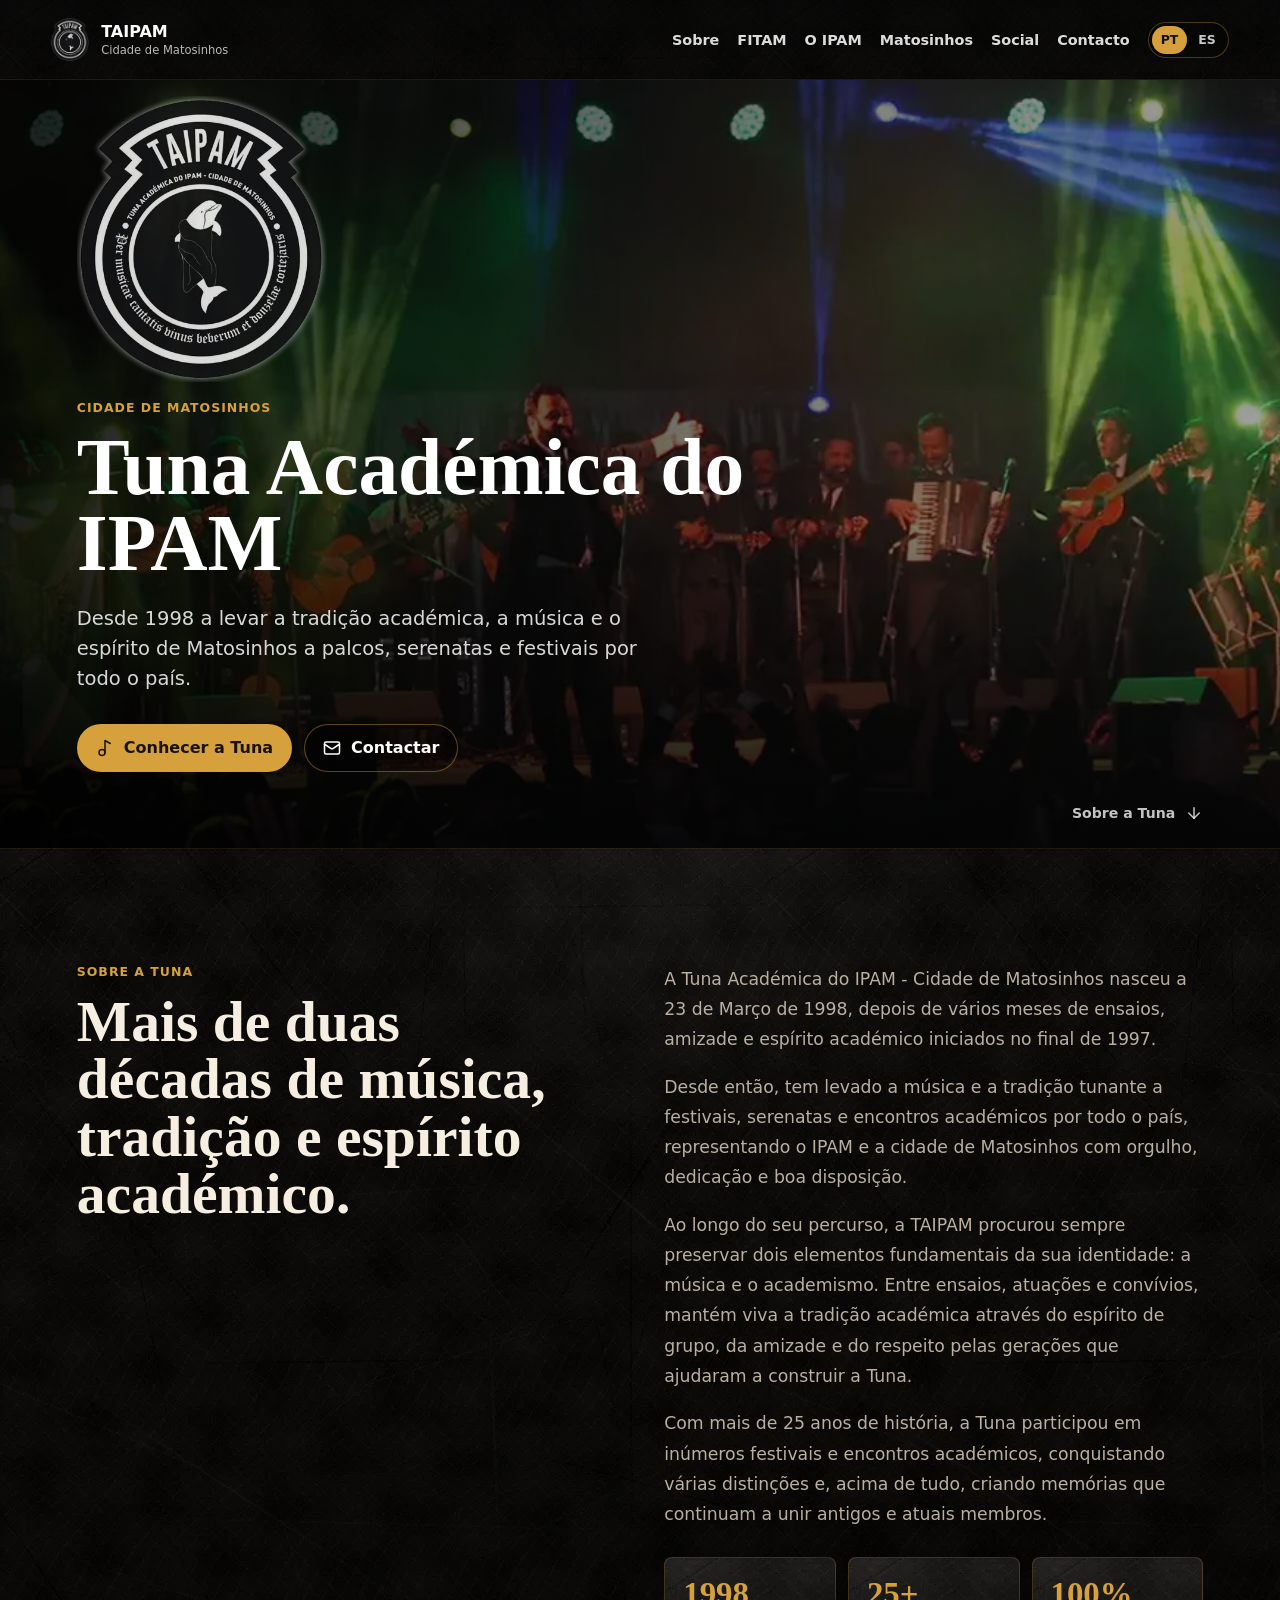
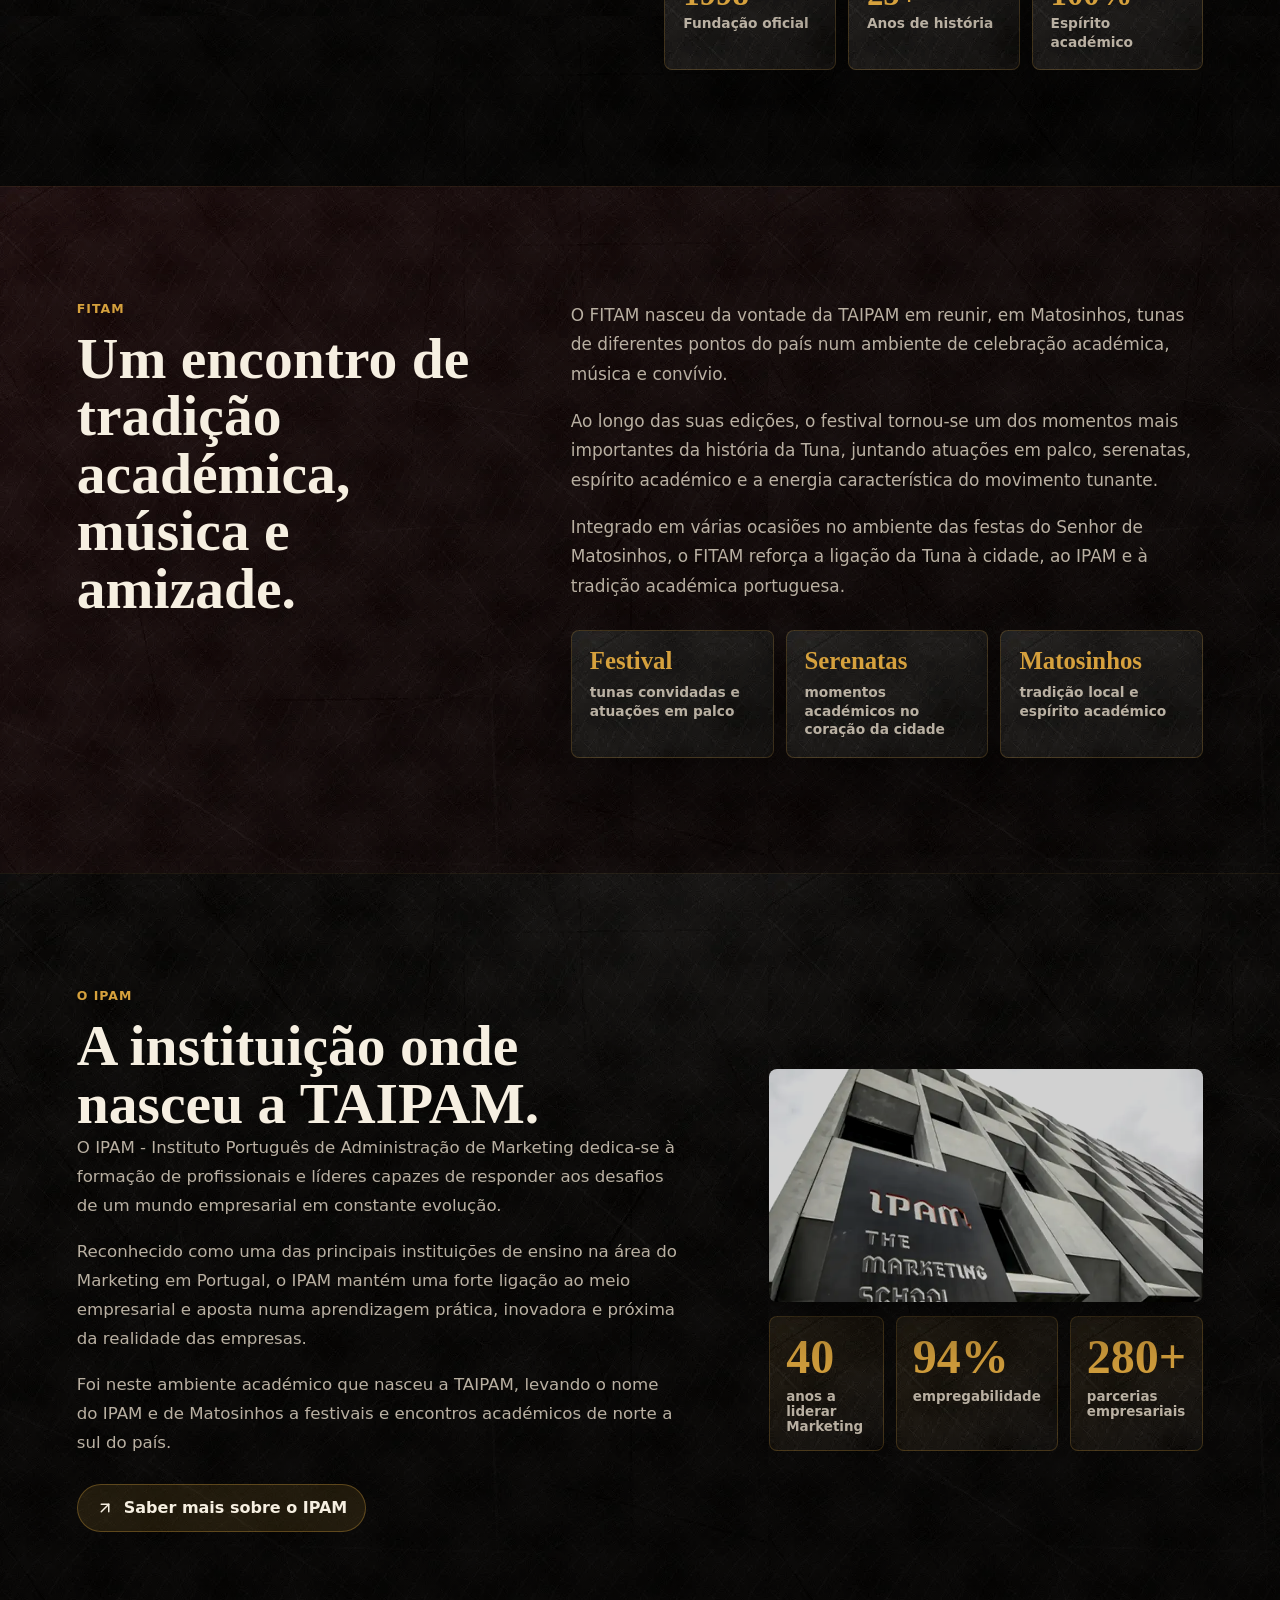
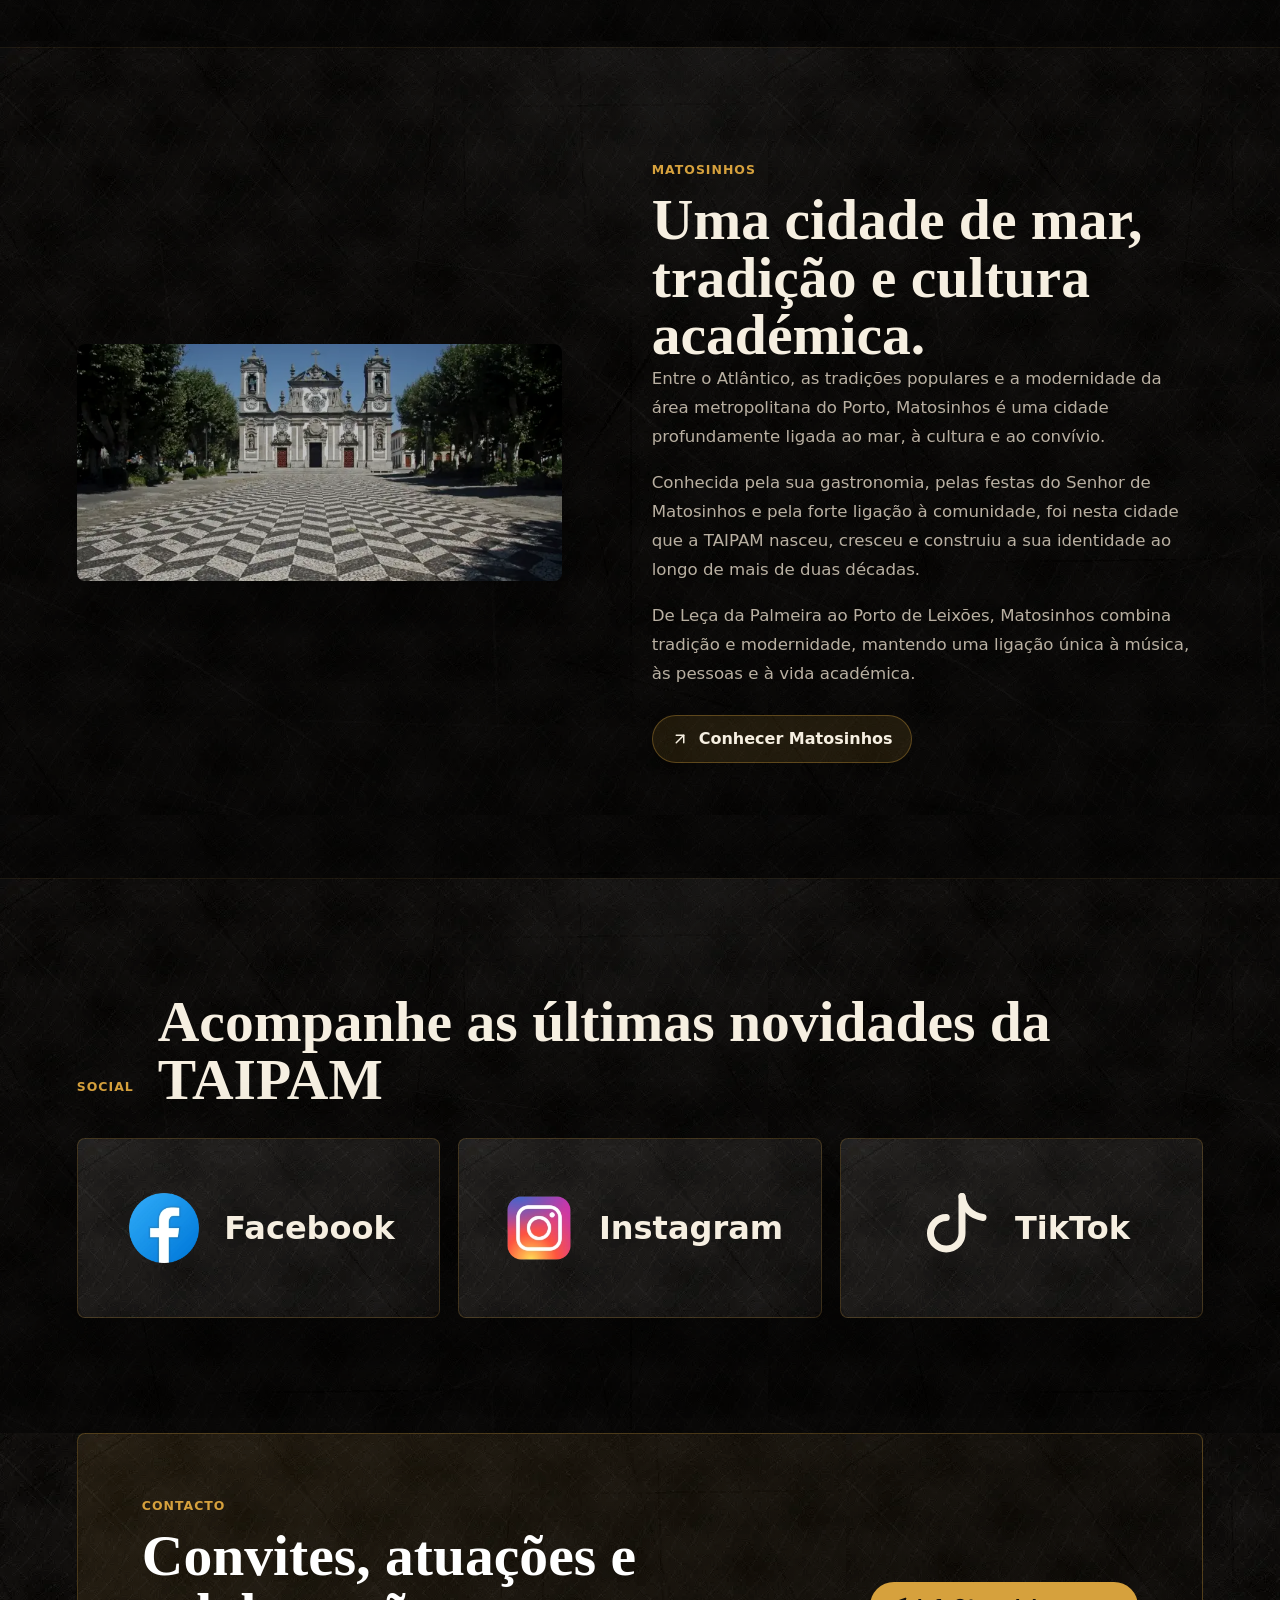
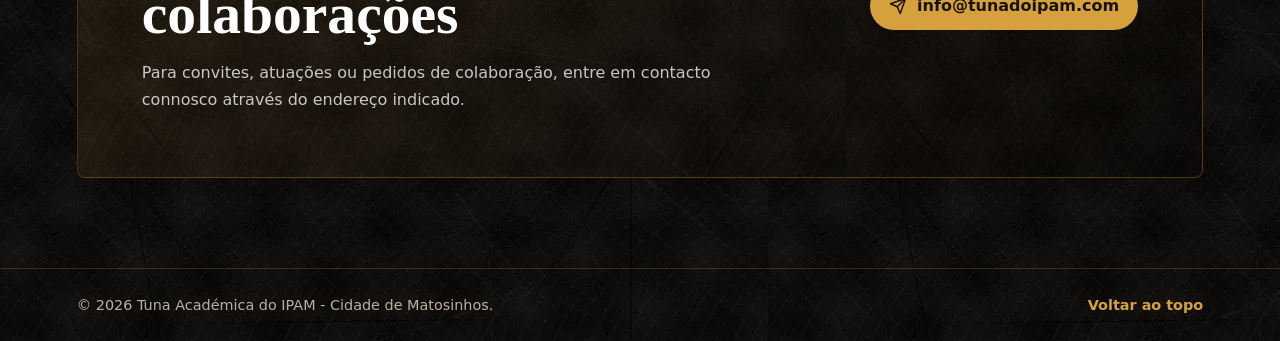
<file: index.html>
<!doctype html>
<html lang="pt">
  <head>
    <meta charset="UTF-8" />
    <meta name="viewport" content="width=device-width, initial-scale=1.0" />
    <meta
      name="description"
      content="Site oficial da Tuna Académica do IPAM - Cidade de Matosinhos: música, tradição académica, eventos e contactos."
    />
    <title>Tuna Académica do IPAM - Cidade de Matosinhos</title>
    <link rel="alternate" hreflang="pt" href="https://tunadoipam.com/" />
    <link rel="alternate" hreflang="es" href="https://tunadoipam.com/es/" />
    <link rel="alternate" hreflang="x-default" href="https://tunadoipam.com/" />
    <link rel="icon" href="assets/favicon.png" type="image/png" />
    <link
      rel="preload"
      as="image"
      href="assets/background-website-720.webp"
      imagesrcset="assets/background-website-720.webp 720w, assets/background-website-1200-q58.webp 1200w"
      imagesizes="100vw"
      fetchpriority="high"
    />
    <link rel="stylesheet" href="styles.css?v=20260513-bilingual-2" />
    <script src="script.js?v=20260513-social" defer></script>
  </head>
  <body>
    <svg aria-hidden="true" class="icon-sprite" focusable="false">
      <symbol id="icon-arrow-down" viewBox="0 0 24 24">
        <path d="M12 5v14" />
        <path d="m19 12-7 7-7-7" />
      </symbol>
      <symbol id="icon-arrow-up-right" viewBox="0 0 24 24">
        <path d="M7 7h10v10" />
        <path d="M7 17 17 7" />
      </symbol>
      <symbol id="icon-mail" viewBox="0 0 24 24">
        <rect width="20" height="16" x="2" y="4" rx="2" />
        <path d="m22 7-8.97 5.7a1.94 1.94 0 0 1-2.06 0L2 7" />
      </symbol>
      <symbol id="icon-menu" viewBox="0 0 24 24">
        <path d="M4 6h16" />
        <path d="M4 12h16" />
        <path d="M4 18h16" />
      </symbol>
      <symbol id="icon-music" viewBox="0 0 24 24">
        <circle cx="8" cy="18" r="4" />
        <path d="M12 18V2l7 4" />
      </symbol>
      <symbol id="icon-phone" viewBox="0 0 24 24">
        <path d="M22 16.92v3a2 2 0 0 1-2.18 2 19.8 19.8 0 0 1-8.63-3.07 19.5 19.5 0 0 1-6-6A19.8 19.8 0 0 1 2.12 4.2 2 2 0 0 1 4.11 2h3a2 2 0 0 1 2 1.72c.13.96.35 1.9.65 2.81a2 2 0 0 1-.45 2.11L8.04 9.91a16 16 0 0 0 6 6l1.27-1.27a2 2 0 0 1 2.11-.45c.91.3 1.85.52 2.81.65A2 2 0 0 1 22 16.92z" />
      </symbol>
      <symbol id="icon-send" viewBox="0 0 24 24">
        <path d="m22 2-7 20-4-9-9-4Z" />
        <path d="M22 2 11 13" />
      </symbol>
      <symbol id="icon-tiktok" viewBox="0 0 24 24">
        <path d="M14 3v10.5a4.5 4.5 0 1 1-4.5-4.5" />
        <path d="M14 3c.55 3.4 2.5 5.45 6 6" />
      </symbol>
    </svg>
    <header class="site-header" data-header>
      <a class="brand" href="#inicio" aria-label="Tuna Académica do IPAM">
        <img
          class="brand-logo"
          src="assets/logo-menu.png"
          width="84"
          height="96"
          alt=""
        />
        <span>
          <strong>TAIPAM</strong>
          <small>Cidade de Matosinhos</small>
        </span>
      </a>

      <button class="nav-toggle" type="button" aria-expanded="false" aria-controls="site-nav" data-nav-toggle>
        <svg class="icon"><use href="#icon-menu"></use></svg>
        <span>Menu</span>
      </button>

      <nav class="site-nav" id="site-nav" data-nav>
        <a href="#sobre">Sobre</a>
        <a href="#fitam">FITAM</a>
        <a href="#ipam">O IPAM</a>
        <a href="#matosinhos">Matosinhos</a>
        <a href="#social">Social</a>
        <a href="#contacto">Contacto</a>
        <span class="language-switcher" aria-label="Selecionar idioma">
          <a class="is-active" href="index.html" aria-current="page">PT</a>
          <a href="es/index.html">ES</a>
        </span>
      </nav>
    </header>

    <main>
      <section class="hero" id="inicio" aria-label="Página inicial">
        <img
          class="hero-image"
          src="assets/background-website-1200-q58.webp"
          srcset="assets/background-website-720.webp 720w, assets/background-website-1200-q58.webp 1200w"
          sizes="100vw"
          width="1200"
          height="586"
          fetchpriority="high"
          decoding="async"
          alt="Tuna Académica do IPAM em atuação"
        />
        <div class="hero-overlay"></div>
        <div class="hero-content">
          <img
            class="hero-logo"
            src="assets/logo-website-420.webp"
            srcset="assets/logo-website-420.webp 420w, assets/logo-website-560.webp 560w"
            sizes="(max-width: 520px) 52vw, 250px"
            width="420"
            height="481"
            fetchpriority="high"
            decoding="async"
            alt="Logótipo da Tuna Académica do IPAM"
          />
          <p class="eyebrow">Cidade de Matosinhos</p>
          <h1>Tuna Académica do IPAM</h1>
          <p class="hero-copy">
            Desde 1998 a levar a tradição académica, a música e o espírito de
            Matosinhos a palcos, serenatas e festivais por todo o país.
          </p>
          <div class="hero-actions">
            <a class="button primary" href="#sobre">
              <svg class="icon"><use href="#icon-music"></use></svg>
              Conhecer a Tuna
            </a>
            <a class="button ghost" href="#contacto">
              <svg class="icon"><use href="#icon-mail"></use></svg>
              Contactar
            </a>
          </div>
        </div>
        <a class="next-peek" href="#sobre" aria-label="Ir para a secção Sobre a Tuna">
          <span>Sobre a Tuna</span>
          <svg class="icon"><use href="#icon-arrow-down"></use></svg>
        </a>
      </section>

      <section class="section split-section" id="sobre">
        <div>
          <p class="eyebrow">Sobre a Tuna</p>
          <h2>Mais de duas décadas de música, tradição e espírito académico.</h2>
        </div>
        <div class="story">
          <p>
            A Tuna Académica do IPAM - Cidade de Matosinhos nasceu a 23 de Março
            de 1998, depois de vários meses de ensaios, amizade e espírito académico
            iniciados no final de 1997.
          </p>
          <p>
            Desde então, tem levado a música e a tradição tunante a festivais,
            serenatas e encontros académicos por todo o país, representando o IPAM
            e a cidade de Matosinhos com orgulho, dedicação e boa disposição.
          </p>
          <p>
            Ao longo do seu percurso, a TAIPAM procurou sempre preservar dois
            elementos fundamentais da sua identidade: a música e o academismo. Entre
            ensaios, atuações e convívios, mantém viva a tradição académica através
            do espírito de grupo, da amizade e do respeito pelas gerações que ajudaram
            a construir a Tuna.
          </p>
          <p>
            Com mais de 25 anos de história, a Tuna participou em inúmeros festivais
            e encontros académicos, conquistando várias distinções e, acima de tudo,
            criando memórias que continuam a unir antigos e atuais membros.
          </p>
          <div class="stats">
            <div>
              <strong>1998</strong>
              <span>Fundação oficial</span>
            </div>
            <div>
              <strong>25+</strong>
              <span>Anos de história</span>
            </div>
            <div>
              <strong>100%</strong>
              <span>Espírito académico</span>
            </div>
          </div>
        </div>
      </section>

      <section class="section fitam-section" id="fitam">
        <div class="fitam-layout">
          <div>
            <p class="eyebrow">FITAM</p>
            <h2>Um encontro de tradição académica, música e amizade.</h2>
          </div>
          <div class="fitam-copy">
            <p>
              O FITAM nasceu da vontade da TAIPAM em reunir, em Matosinhos, tunas de
              diferentes pontos do país num ambiente de celebração académica, música e
              convívio.
            </p>
            <p>
              Ao longo das suas edições, o festival tornou-se um dos momentos mais
              importantes da história da Tuna, juntando atuações em palco, serenatas,
              espírito académico e a energia característica do movimento tunante.
            </p>
            <p>
              Integrado em várias ocasiões no ambiente das festas do Senhor de Matosinhos,
              o FITAM reforça a ligação da Tuna à cidade, ao IPAM e à tradição académica
              portuguesa.
            </p>
            <div class="fitam-highlights" aria-label="Destaques do FITAM">
              <div>
                <strong>Festival</strong>
                <span>tunas convidadas e atuações em palco</span>
              </div>
              <div>
                <strong>Serenatas</strong>
                <span>momentos académicos no coração da cidade</span>
              </div>
              <div>
                <strong>Matosinhos</strong>
                <span>tradição local e espírito académico</span>
              </div>
            </div>
          </div>
        </div>
      </section>

      <section class="section feature-section" id="ipam">
        <div class="ipam-layout">
          <div class="ipam-copy">
            <p class="eyebrow">O IPAM</p>
            <h2>A instituição onde nasceu a TAIPAM.</h2>
            <p>
              O IPAM - Instituto Português de Administração de Marketing dedica-se à
              formação de profissionais e líderes capazes de responder aos desafios de
              um mundo empresarial em constante evolução.
            </p>
            <p>
              Reconhecido como uma das principais instituições de ensino na área do
              Marketing em Portugal, o IPAM mantém uma forte ligação ao meio empresarial
              e aposta numa aprendizagem prática, inovadora e próxima da realidade das
              empresas.
            </p>
            <p>
              Foi neste ambiente académico que nasceu a TAIPAM, levando o nome do IPAM
              e de Matosinhos a festivais e encontros académicos de norte a sul do país.
            </p>
            <a class="button secondary" href="https://www.ipam.pt/o-ipam/" target="_blank" rel="noreferrer">
              <svg class="icon"><use href="#icon-arrow-up-right"></use></svg>
              Saber mais sobre o IPAM
            </a>
          </div>
          <div class="ipam-media">
            <img
              src="assets/ipam-porto-640.webp"
              srcset="assets/ipam-porto-640.webp 640w, assets/ipam-porto-800.webp 800w, assets/ipam-porto-960.webp 960w"
              sizes="(max-width: 860px) calc(100vw - 40px), min(52vw, 760px)"
              width="640"
              height="480"
              loading="lazy"
              decoding="async"
              alt="Campus do IPAM Porto"
            />
            <div class="ipam-facts" aria-label="Indicadores do IPAM">
              <div>
                <strong>40</strong>
                <span>anos a liderar Marketing</span>
              </div>
              <div>
                <strong>94%</strong>
                <span>empregabilidade</span>
              </div>
              <div>
                <strong>280+</strong>
                <span>parcerias empresariais</span>
              </div>
            </div>
          </div>
        </div>
      </section>

      <section class="section city-section" id="matosinhos">
        <div class="city-layout">
          <div class="city-media">
            <img
              src="assets/matosinhos-640.webp"
              srcset="assets/matosinhos-640.webp 640w, assets/matosinhos-800.webp 800w, assets/matosinhos-960.webp 960w"
              sizes="(max-width: 860px) calc(100vw - 40px), min(52vw, 760px)"
              width="640"
              height="423"
              loading="lazy"
              decoding="async"
              alt="Santuário do Senhor Bom Jesus de Matosinhos"
            />
          </div>
          <div class="city-copy">
            <p class="eyebrow">Matosinhos</p>
            <h2>Uma cidade de mar, tradição e cultura académica.</h2>
            <p>
              Entre o Atlântico, as tradições populares e a modernidade da área
              metropolitana do Porto, Matosinhos é uma cidade profundamente ligada ao
              mar, à cultura e ao convívio.
            </p>
            <p>
              Conhecida pela sua gastronomia, pelas festas do Senhor de Matosinhos e
              pela forte ligação à comunidade, foi nesta cidade que a TAIPAM nasceu,
              cresceu e construiu a sua identidade ao longo de mais de duas décadas.
            </p>
            <p>
              De Leça da Palmeira ao Porto de Leixões, Matosinhos combina tradição e
              modernidade, mantendo uma ligação única à música, às pessoas e à vida
              académica.
            </p>
            <a class="button secondary" href="https://www.cm-matosinhos.pt/conhecer" target="_blank" rel="noreferrer">
              <svg class="icon"><use href="#icon-arrow-up-right"></use></svg>
              Conhecer Matosinhos
            </a>
          </div>
        </div>
      </section>

      <section class="section social-section" id="social">
        <div class="section-heading">
          <p class="eyebrow">Social</p>
          <h2>Acompanhe as últimas novidades da TAIPAM</h2>
        </div>
        <div class="social-links" aria-label="Redes sociais">
          <a href="https://www.facebook.com/taipam" target="_blank" rel="noreferrer">
            <img src="assets/facebook.webp" width="90" height="90" loading="lazy" decoding="async" alt="" />
            Facebook
          </a>
          <a href="https://www.instagram.com/taipam_cidade_de_matosinhos/" target="_blank" rel="noreferrer">
            <img src="assets/instagram.webp" width="90" height="90" loading="lazy" decoding="async" alt="" />
            Instagram
          </a>
          <a href="https://www.tiktok.com/@_taipam_" target="_blank" rel="noreferrer">
            <svg class="social-icon" aria-hidden="true"><use href="#icon-tiktok"></use></svg>
            TikTok
          </a>
        </div>
      </section>

      <section class="contact-band" id="contacto">
        <div>
          <p class="eyebrow">Contacto</p>
          <h2>Convites, atuações e colaborações</h2>
          <p>
            Para convites, atuações ou pedidos de colaboração, entre em contacto
            connosco através do endereço indicado.
          </p>
        </div>
        <div class="contact-actions">
          <a class="button primary" href="mailto:info@tunadoipam.com">
            <svg class="icon"><use href="#icon-send"></use></svg>
            info@tunadoipam.com
          </a>
        </div>
      </section>
    </main>

    <footer class="site-footer">
      <p>
        © <span data-year>2026</span> Tuna Académica do IPAM - Cidade de Matosinhos.
      </p>
      <a href="#inicio">Voltar ao topo</a>
    </footer>
  </body>
</html>
</file>
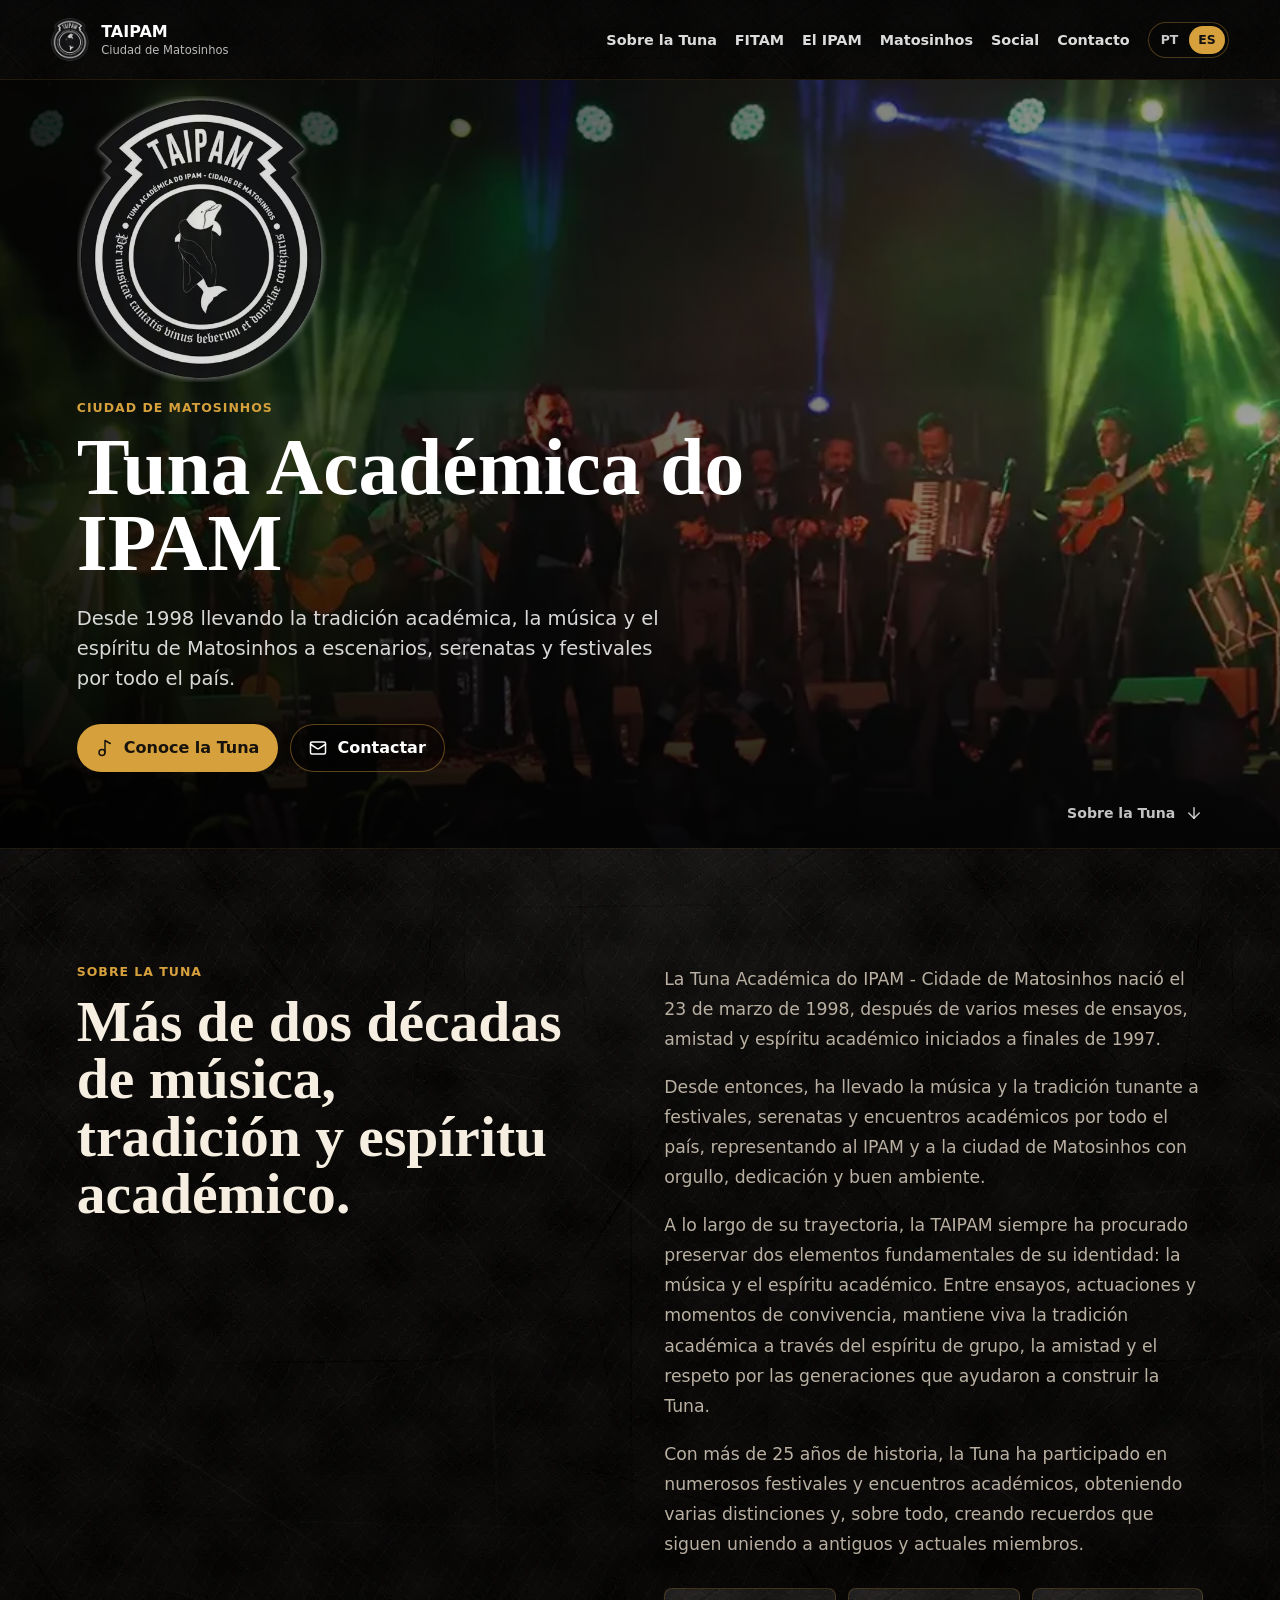
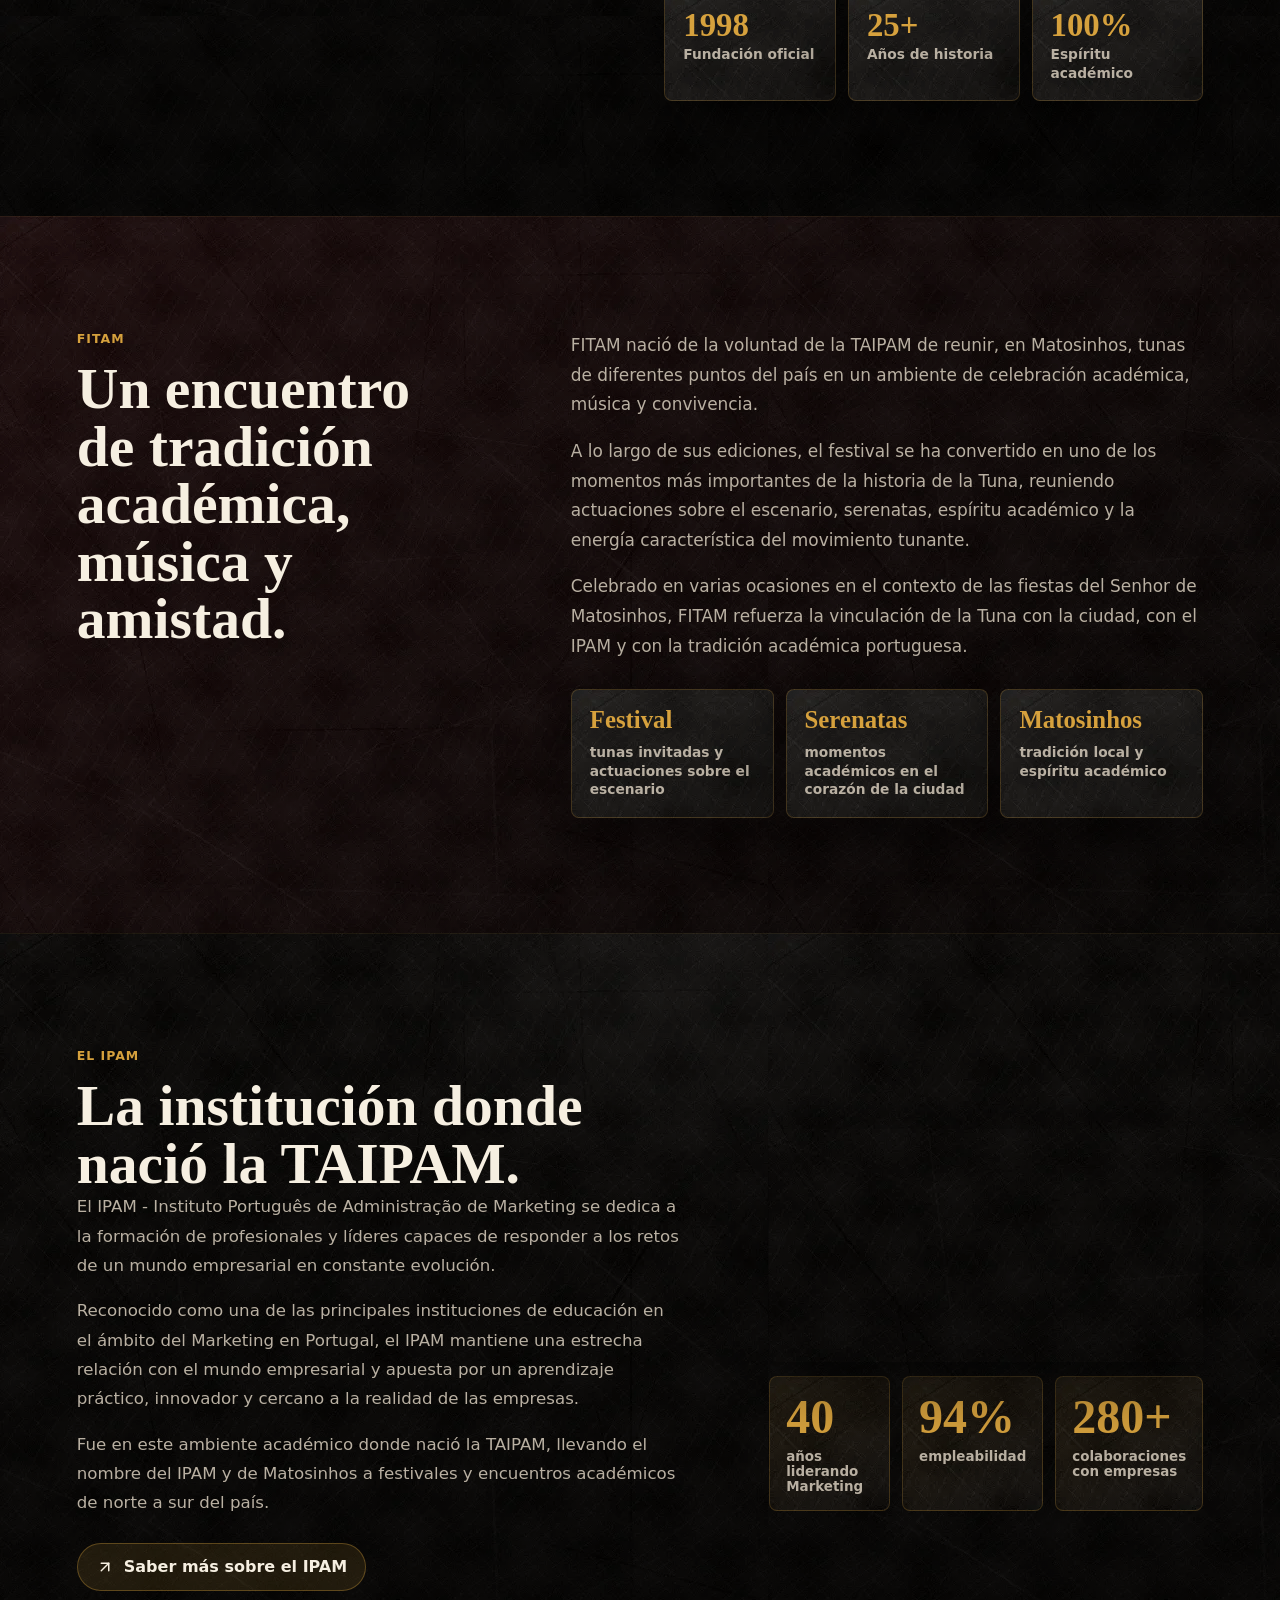
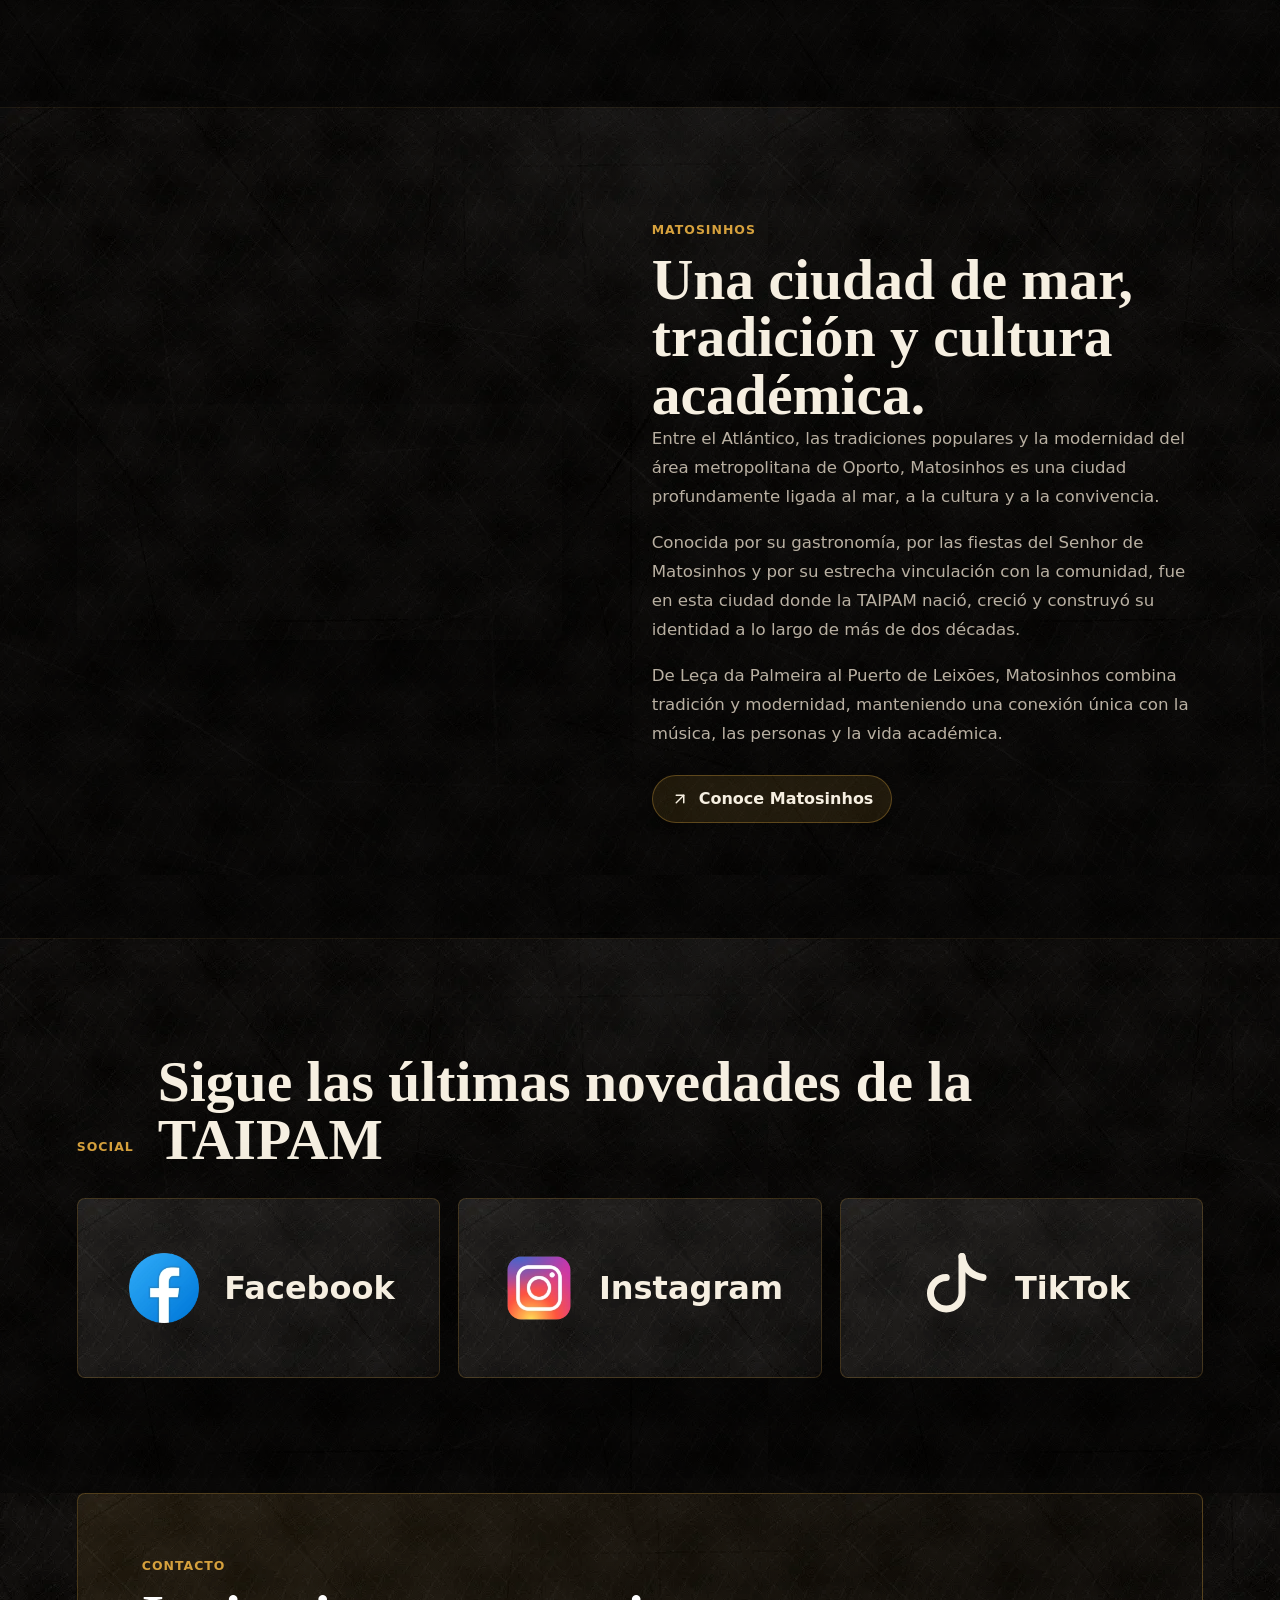
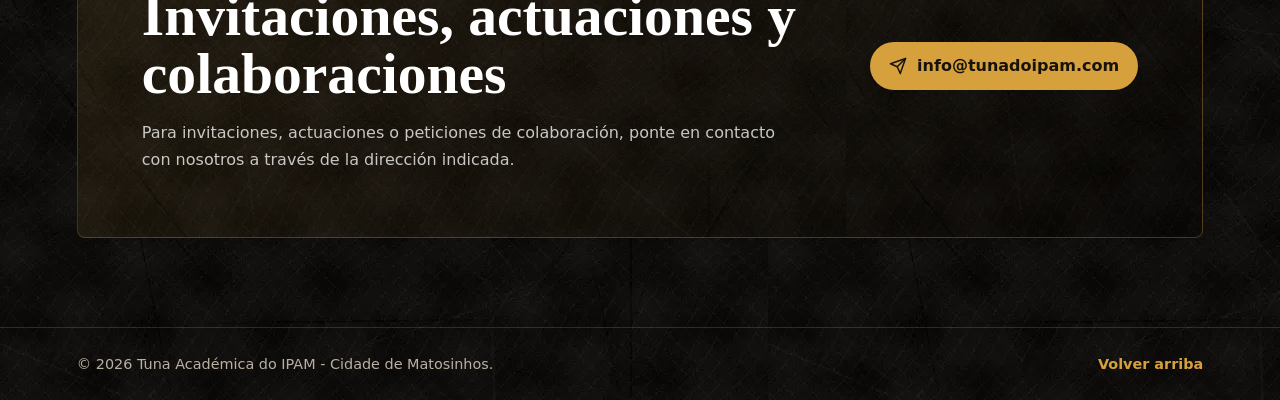
<file: es/index.html>
<!doctype html>
<html lang="es">
  <head>
    <meta charset="UTF-8" />
    <meta name="viewport" content="width=device-width, initial-scale=1.0" />
    <meta
      name="description"
      content="Web oficial de la Tuna Académica do IPAM - Cidade de Matosinhos: música, tradición académica, eventos y contacto."
    />
    <title>Tuna Académica do IPAM - Cidade de Matosinhos</title>
    <link rel="alternate" hreflang="pt" href="https://tunadoipam.com/" />
    <link rel="alternate" hreflang="es" href="https://tunadoipam.com/es/" />
    <link rel="alternate" hreflang="x-default" href="https://tunadoipam.com/" />
    <link rel="icon" href="../assets/favicon.png" type="image/png" />
    <link
      rel="preload"
      as="image"
      href="../assets/background-website-720.webp"
      imagesrcset="../assets/background-website-720.webp 720w, ../assets/background-website-1200-q58.webp 1200w"
      imagesizes="100vw"
      fetchpriority="high"
    />
    <link rel="stylesheet" href="../styles.css?v=20260513-bilingual-2" />
    <script src="../script.js?v=20260513-social" defer></script>
  </head>
  <body>
    <svg aria-hidden="true" class="icon-sprite" focusable="false">
      <symbol id="icon-arrow-down" viewBox="0 0 24 24">
        <path d="M12 5v14" />
        <path d="m19 12-7 7-7-7" />
      </symbol>
      <symbol id="icon-arrow-up-right" viewBox="0 0 24 24">
        <path d="M7 7h10v10" />
        <path d="M7 17 17 7" />
      </symbol>
      <symbol id="icon-mail" viewBox="0 0 24 24">
        <rect width="20" height="16" x="2" y="4" rx="2" />
        <path d="m22 7-8.97 5.7a1.94 1.94 0 0 1-2.06 0L2 7" />
      </symbol>
      <symbol id="icon-menu" viewBox="0 0 24 24">
        <path d="M4 6h16" />
        <path d="M4 12h16" />
        <path d="M4 18h16" />
      </symbol>
      <symbol id="icon-music" viewBox="0 0 24 24">
        <circle cx="8" cy="18" r="4" />
        <path d="M12 18V2l7 4" />
      </symbol>
      <symbol id="icon-phone" viewBox="0 0 24 24">
        <path d="M22 16.92v3a2 2 0 0 1-2.18 2 19.8 19.8 0 0 1-8.63-3.07 19.5 19.5 0 0 1-6-6A19.8 19.8 0 0 1 2.12 4.2 2 2 0 0 1 4.11 2h3a2 2 0 0 1 2 1.72c.13.96.35 1.9.65 2.81a2 2 0 0 1-.45 2.11L8.04 9.91a16 16 0 0 0 6 6l1.27-1.27a2 2 0 0 1 2.11-.45c.91.3 1.85.52 2.81.65A2 2 0 0 1 22 16.92z" />
      </symbol>
      <symbol id="icon-send" viewBox="0 0 24 24">
        <path d="m22 2-7 20-4-9-9-4Z" />
        <path d="M22 2 11 13" />
      </symbol>
      <symbol id="icon-tiktok" viewBox="0 0 24 24">
        <path d="M14 3v10.5a4.5 4.5 0 1 1-4.5-4.5" />
        <path d="M14 3c.55 3.4 2.5 5.45 6 6" />
      </symbol>
    </svg>
    <header class="site-header" data-header>
      <a class="brand" href="#inicio" aria-label="Tuna Académica do IPAM">
        <img
          class="brand-logo"
          src="../assets/logo-menu.png"
          width="84"
          height="96"
          alt=""
        />
        <span>
          <strong>TAIPAM</strong>
          <small>Ciudad de Matosinhos</small>
        </span>
      </a>

      <button class="nav-toggle" type="button" aria-expanded="false" aria-controls="site-nav" data-nav-toggle>
        <svg class="icon"><use href="#icon-menu"></use></svg>
        <span>Menú</span>
      </button>

      <nav class="site-nav" id="site-nav" data-nav>
        <a href="#sobre">Sobre la Tuna</a>
        <a href="#fitam">FITAM</a>
        <a href="#ipam">El IPAM</a>
        <a href="#matosinhos">Matosinhos</a>
        <a href="#social">Social</a>
        <a href="#contacto">Contacto</a>
        <span class="language-switcher" aria-label="Seleccionar idioma">
          <a href="../index.html">PT</a>
          <a class="is-active" href="index.html" aria-current="page">ES</a>
        </span>
      </nav>
    </header>

    <main>
      <section class="hero" id="inicio" aria-label="Página de inicio">
        <img
          class="hero-image"
          src="../assets/background-website-1200-q58.webp"
          srcset="../assets/background-website-720.webp 720w, ../assets/background-website-1200-q58.webp 1200w"
          sizes="100vw"
          width="1200"
          height="586"
          fetchpriority="high"
          decoding="async"
          alt="Tuna Académica do IPAM en actuación"
        />
        <div class="hero-overlay"></div>
        <div class="hero-content">
          <img
            class="hero-logo"
            src="../assets/logo-website-420.webp"
            srcset="../assets/logo-website-420.webp 420w, ../assets/logo-website-560.webp 560w"
            sizes="(max-width: 520px) 52vw, 250px"
            width="420"
            height="481"
            fetchpriority="high"
            decoding="async"
            alt="Logotipo de la Tuna Académica do IPAM"
          />
          <p class="eyebrow">Ciudad de Matosinhos</p>
          <h1>Tuna Académica do IPAM</h1>
          <p class="hero-copy">
            Desde 1998 llevando la tradición académica, la música y el espíritu de
            Matosinhos a escenarios, serenatas y festivales por todo el país.
          </p>
          <div class="hero-actions">
            <a class="button primary" href="#sobre">
              <svg class="icon"><use href="#icon-music"></use></svg>
              Conoce la Tuna
            </a>
            <a class="button ghost" href="#contacto">
              <svg class="icon"><use href="#icon-mail"></use></svg>
              Contactar
            </a>
          </div>
        </div>
        <a class="next-peek" href="#sobre" aria-label="Ir a la sección Sobre la Tuna">
          <span>Sobre la Tuna</span>
          <svg class="icon"><use href="#icon-arrow-down"></use></svg>
        </a>
      </section>

      <section class="section split-section" id="sobre">
        <div>
          <p class="eyebrow">Sobre la Tuna</p>
          <h2>Más de dos décadas de música, tradición y espíritu académico.</h2>
        </div>
        <div class="story">
          <p>
            La Tuna Académica do IPAM - Cidade de Matosinhos nació el 23 de marzo
            de 1998, después de varios meses de ensayos, amistad y espíritu académico
            iniciados a finales de 1997.
          </p>
          <p>
            Desde entonces, ha llevado la música y la tradición tunante a festivales,
            serenatas y encuentros académicos por todo el país, representando al IPAM
            y a la ciudad de Matosinhos con orgullo, dedicación y buen ambiente.
          </p>
          <p>
            A lo largo de su trayectoria, la TAIPAM siempre ha procurado preservar dos
            elementos fundamentales de su identidad: la música y el espíritu académico.
            Entre ensayos, actuaciones y momentos de convivencia, mantiene viva la
            tradición académica a través del espíritu de grupo, la amistad y el respeto
            por las generaciones que ayudaron a construir la Tuna.
          </p>
          <p>
            Con más de 25 años de historia, la Tuna ha participado en numerosos
            festivales y encuentros académicos, obteniendo varias distinciones y,
            sobre todo, creando recuerdos que siguen uniendo a antiguos y actuales
            miembros.
          </p>
          <div class="stats">
            <div>
              <strong>1998</strong>
              <span>Fundación oficial</span>
            </div>
            <div>
              <strong>25+</strong>
              <span>Años de historia</span>
            </div>
            <div>
              <strong>100%</strong>
              <span>Espíritu académico</span>
            </div>
          </div>
        </div>
      </section>

      <section class="section fitam-section" id="fitam">
        <div class="fitam-layout">
          <div>
            <p class="eyebrow">FITAM</p>
            <h2>Un encuentro de tradición académica, música y amistad.</h2>
          </div>
          <div class="fitam-copy">
            <p>
              FITAM nació de la voluntad de la TAIPAM de reunir, en Matosinhos, tunas
              de diferentes puntos del país en un ambiente de celebración académica,
              música y convivencia.
            </p>
            <p>
              A lo largo de sus ediciones, el festival se ha convertido en uno de los
              momentos más importantes de la historia de la Tuna, reuniendo actuaciones
              sobre el escenario, serenatas, espíritu académico y la energía
              característica del movimiento tunante.
            </p>
            <p>
              Celebrado en varias ocasiones en el contexto de las fiestas del Senhor de
              Matosinhos, FITAM refuerza la vinculación de la Tuna con la ciudad, con
              el IPAM y con la tradición académica portuguesa.
            </p>
            <div class="fitam-highlights" aria-label="Aspectos destacados de FITAM">
              <div>
                <strong>Festival</strong>
                <span>tunas invitadas y actuaciones sobre el escenario</span>
              </div>
              <div>
                <strong>Serenatas</strong>
                <span>momentos académicos en el corazón de la ciudad</span>
              </div>
              <div>
                <strong>Matosinhos</strong>
                <span>tradición local y espíritu académico</span>
              </div>
            </div>
          </div>
        </div>
      </section>

      <section class="section feature-section" id="ipam">
        <div class="ipam-layout">
          <div class="ipam-copy">
            <p class="eyebrow">El IPAM</p>
            <h2>La institución donde nació la TAIPAM.</h2>
            <p>
              El IPAM - Instituto Português de Administração de Marketing se dedica a
              la formación de profesionales y líderes capaces de responder a los retos
              de un mundo empresarial en constante evolución.
            </p>
            <p>
              Reconocido como una de las principales instituciones de educación en el
              ámbito del Marketing en Portugal, el IPAM mantiene una estrecha relación
              con el mundo empresarial y apuesta por un aprendizaje práctico, innovador
              y cercano a la realidad de las empresas.
            </p>
            <p>
              Fue en este ambiente académico donde nació la TAIPAM, llevando el nombre
              del IPAM y de Matosinhos a festivales y encuentros académicos de norte a
              sur del país.
            </p>
            <a class="button secondary" href="https://www.ipam.pt/o-ipam/" target="_blank" rel="noreferrer">
              <svg class="icon"><use href="#icon-arrow-up-right"></use></svg>
              Saber más sobre el IPAM
            </a>
          </div>
          <div class="ipam-media">
            <img
              src="../assets/ipam-porto-640.webp"
              srcset="../assets/ipam-porto-640.webp 640w, ../assets/ipam-porto-800.webp 800w, ../assets/ipam-porto-960.webp 960w"
              sizes="(max-width: 860px) calc(100vw - 40px), min(52vw, 760px)"
              width="640"
              height="480"
              loading="lazy"
              decoding="async"
              alt="Campus del IPAM Porto"
            />
            <div class="ipam-facts" aria-label="Indicadores del IPAM">
              <div>
                <strong>40</strong>
                <span>años liderando Marketing</span>
              </div>
              <div>
                <strong>94%</strong>
                <span>empleabilidad</span>
              </div>
              <div>
                <strong>280+</strong>
                <span>colaboraciones con empresas</span>
              </div>
            </div>
          </div>
        </div>
      </section>

      <section class="section city-section" id="matosinhos">
        <div class="city-layout">
          <div class="city-media">
            <img
              src="../assets/matosinhos-640.webp"
              srcset="../assets/matosinhos-640.webp 640w, ../assets/matosinhos-800.webp 800w, ../assets/matosinhos-960.webp 960w"
              sizes="(max-width: 860px) calc(100vw - 40px), min(52vw, 760px)"
              width="640"
              height="423"
              loading="lazy"
              decoding="async"
              alt="Santuario del Senhor Bom Jesus de Matosinhos"
            />
          </div>
          <div class="city-copy">
            <p class="eyebrow">Matosinhos</p>
            <h2>Una ciudad de mar, tradición y cultura académica.</h2>
            <p>
              Entre el Atlántico, las tradiciones populares y la modernidad del área
              metropolitana de Oporto, Matosinhos es una ciudad profundamente ligada al
              mar, a la cultura y a la convivencia.
            </p>
            <p>
              Conocida por su gastronomía, por las fiestas del Senhor de Matosinhos y
              por su estrecha vinculación con la comunidad, fue en esta ciudad donde la
              TAIPAM nació, creció y construyó su identidad a lo largo de más de dos
              décadas.
            </p>
            <p>
              De Leça da Palmeira al Puerto de Leixões, Matosinhos combina tradición
              y modernidad, manteniendo una conexión única con la música, las personas
              y la vida académica.
            </p>
            <a class="button secondary" href="https://www.cm-matosinhos.pt/conhecer" target="_blank" rel="noreferrer">
              <svg class="icon"><use href="#icon-arrow-up-right"></use></svg>
              Conoce Matosinhos
            </a>
          </div>
        </div>
      </section>

      <section class="section social-section" id="social">
        <div class="section-heading">
          <p class="eyebrow">Social</p>
          <h2>Sigue las últimas novedades de la TAIPAM</h2>
        </div>
        <div class="social-links" aria-label="Redes sociales">
          <a href="https://www.facebook.com/taipam" target="_blank" rel="noreferrer">
            <img src="../assets/facebook.webp" width="90" height="90" loading="lazy" decoding="async" alt="" />
            Facebook
          </a>
          <a href="https://www.instagram.com/taipam_cidade_de_matosinhos/" target="_blank" rel="noreferrer">
            <img src="../assets/instagram.webp" width="90" height="90" loading="lazy" decoding="async" alt="" />
            Instagram
          </a>
          <a href="https://www.tiktok.com/@_taipam_" target="_blank" rel="noreferrer">
            <svg class="social-icon" aria-hidden="true"><use href="#icon-tiktok"></use></svg>
            TikTok
          </a>
        </div>
      </section>

      <section class="contact-band" id="contacto">
        <div>
          <p class="eyebrow">Contacto</p>
          <h2>Invitaciones, actuaciones y colaboraciones</h2>
          <p>
            Para invitaciones, actuaciones o peticiones de colaboración, ponte en
            contacto con nosotros a través de la dirección indicada.
          </p>
        </div>
        <div class="contact-actions">
          <a class="button primary" href="mailto:info@tunadoipam.com">
            <svg class="icon"><use href="#icon-send"></use></svg>
            info@tunadoipam.com
          </a>
        </div>
      </section>
    </main>

    <footer class="site-footer">
      <p>
        © <span data-year>2026</span> Tuna Académica do IPAM - Cidade de Matosinhos.
      </p>
      <a href="#inicio">Volver arriba</a>
    </footer>
  </body>
</html>
</file>
<file: styles.css>
:root {
  color-scheme: dark;
  --ink: #f6efe1;
  --muted: #b9b0a2;
  --paper: #090909;
  --paper-strong: #12100e;
  --panel: rgba(13, 12, 11, 0.9);
  --line: rgba(214, 161, 61, 0.22);
  --gold: #d6a13d;
  --red: #8e1f2d;
  --green: #174f43;
  --night: #050505;
  --shadow: 0 22px 70px rgba(0, 0, 0, 0.48);
  --cloth:
    url("assets/black-cloth.webp"),
    linear-gradient(135deg, #100f0e, #050505 54%, #12100d);
  --cloth-dark:
    radial-gradient(circle at 52% 0%, rgba(255, 255, 255, 0.045), transparent 28%),
    linear-gradient(rgba(0, 0, 0, 0.16), rgba(0, 0, 0, 0.5)),
    var(--cloth);
  --cloth-panel:
    linear-gradient(150deg, rgba(255, 255, 255, 0.075), rgba(255, 255, 255, 0.018)),
    var(--cloth);
}

* {
  box-sizing: border-box;
}

html {
  scroll-behavior: smooth;
}

body {
  margin: 0;
  background: var(--cloth);
  color: var(--ink);
  font-family:
    Inter, ui-sans-serif, system-ui, -apple-system, BlinkMacSystemFont, "Segoe UI",
    sans-serif;
}

body::before {
  content: "";
  position: fixed;
  inset: 0;
  z-index: -1;
  pointer-events: none;
  background:
    radial-gradient(circle at 50% 0%, rgba(255, 255, 255, 0.045), transparent 34%),
    linear-gradient(rgba(0, 0, 0, 0.16), rgba(0, 0, 0, 0.52));
}

img {
  display: block;
  max-width: 100%;
  height: auto;
}

a {
  color: inherit;
  text-decoration: none;
}

.icon-sprite {
  display: none;
}

.icon {
  width: 1.125rem;
  height: 1.125rem;
  flex: 0 0 auto;
  fill: none;
  stroke: currentColor;
  stroke-linecap: round;
  stroke-linejoin: round;
  stroke-width: 2;
}

.site-header {
  position: fixed;
  z-index: 20;
  top: 0;
  left: 0;
  right: 0;
  display: flex;
  align-items: center;
  justify-content: space-between;
  gap: 24px;
  padding: 18px clamp(18px, 4vw, 56px);
  border-bottom: 1px solid rgba(214, 161, 61, 0.12);
  background:
    linear-gradient(rgba(5, 5, 5, 0.72), rgba(5, 5, 5, 0.56)),
    var(--cloth);
  color: white;
  backdrop-filter: blur(14px);
  transition:
    background 180ms ease,
    color 180ms ease,
    box-shadow 180ms ease;
}

.site-header.is-scrolled,
.site-header.is-open {
  background:
    linear-gradient(rgba(5, 5, 5, 0.96), rgba(5, 5, 5, 0.92)),
    var(--cloth);
  color: var(--ink);
  box-shadow: 0 12px 40px rgba(0, 0, 0, 0.42);
}

.brand {
  display: inline-flex;
  align-items: center;
  gap: 12px;
  min-width: 0;
}

.brand-logo {
  width: 38px;
  height: auto;
  aspect-ratio: 84 / 96;
  object-fit: contain;
  flex: 0 0 auto;
}

.brand strong,
.brand small {
  display: block;
  line-height: 1.1;
}

.brand small {
  margin-top: 4px;
  color: currentColor;
  font-size: 0.72rem;
  opacity: 0.72;
}

.site-nav {
  display: flex;
  align-items: center;
  gap: clamp(10px, 1.4vw, 22px);
  font-size: 0.9rem;
  font-weight: 700;
}

.site-nav a {
  opacity: 0.86;
}

.site-nav a:hover {
  opacity: 1;
}

.language-switcher {
  display: inline-flex;
  align-items: center;
  gap: 2px;
  padding: 3px;
  border: 1px solid rgba(214, 161, 61, 0.32);
  border-radius: 999px;
  background: rgba(0, 0, 0, 0.22);
}

.site-nav .language-switcher a {
  display: inline-flex;
  min-width: 34px;
  min-height: 28px;
  align-items: center;
  justify-content: center;
  border-radius: 999px;
  padding: 0 9px;
  font-size: 0.78rem;
  opacity: 0.78;
}

.site-nav .language-switcher a.is-active {
  background: var(--gold);
  color: #111;
  opacity: 1;
}

.nav-toggle {
  display: none;
}

.hero {
  position: relative;
  min-height: 92svh;
  display: grid;
  align-items: center;
  overflow: hidden;
  padding: 96px clamp(20px, 6vw, 84px) 76px;
  color: white;
}

.hero-image,
.hero-overlay {
  position: absolute;
  inset: 0;
  width: 100%;
  height: 100%;
}

.hero-image {
  object-fit: cover;
}

.hero-overlay {
  background:
    radial-gradient(circle at 72% 24%, rgba(214, 161, 61, 0.1), transparent 28%),
    linear-gradient(90deg, rgba(0, 0, 0, 0.86), rgba(0, 0, 0, 0.48) 48%, rgba(0, 0, 0, 0.24)),
    linear-gradient(0deg, rgba(5, 5, 5, 0.88), rgba(5, 5, 5, 0.18) 38%);
  mix-blend-mode: normal;
}

.hero-content {
  position: relative;
  z-index: 1;
  width: min(820px, 100%);
}

.hero-logo {
  width: min(250px, 52vw);
  height: auto;
  aspect-ratio: 420 / 481;
  margin-bottom: 18px;
}

.eyebrow {
  margin: 0 0 14px;
  color: var(--gold);
  font-size: 0.78rem;
  font-weight: 800;
  letter-spacing: 0.08em;
  text-transform: uppercase;
}

h1,
h2,
h3,
p {
  margin-top: 0;
}

h1 {
  margin-bottom: 22px;
  font-family: Georgia, "Times New Roman", serif;
  font-size: clamp(2.8rem, 6.2vw, 5.6rem);
  line-height: 0.96;
  letter-spacing: 0;
}

h2 {
  margin-bottom: 0;
  font-family: Georgia, "Times New Roman", serif;
  font-size: clamp(2.1rem, 4.5vw, 4.6rem);
  line-height: 1;
  letter-spacing: 0;
}

h3 {
  margin-bottom: 8px;
  font-size: 1.05rem;
}

.hero-copy {
  max-width: 590px;
  margin-bottom: 30px;
  color: rgba(255, 255, 255, 0.84);
  font-size: clamp(1rem, 1.7vw, 1.22rem);
  line-height: 1.55;
}

.hero-actions,
.contact-actions {
  display: flex;
  flex-wrap: wrap;
  gap: 12px;
}

.button {
  display: inline-flex;
  min-height: 48px;
  align-items: center;
  justify-content: center;
  gap: 10px;
  border: 1px solid transparent;
  border-radius: 999px;
  padding: 12px 18px;
  font-weight: 800;
  line-height: 1;
}

.button svg {
  width: 18px;
  height: 18px;
  flex: 0 0 auto;
}

.button.primary {
  background: var(--gold);
  color: #17130c;
}

.button.ghost {
  border-color: rgba(214, 161, 61, 0.42);
  background: rgba(0, 0, 0, 0.28);
  color: white;
}

.button.secondary {
  border-color: rgba(214, 161, 61, 0.34);
  background: rgba(214, 161, 61, 0.12);
  color: var(--ink);
}

.next-peek {
  position: absolute;
  z-index: 1;
  right: clamp(20px, 6vw, 84px);
  bottom: 26px;
  display: inline-flex;
  align-items: center;
  gap: 10px;
  color: rgba(255, 255, 255, 0.76);
  font-size: 0.88rem;
  font-weight: 700;
  transition:
    color 160ms ease,
    transform 160ms ease;
}

.next-peek:hover {
  color: white;
  transform: translateY(3px);
}

.section {
  padding: clamp(68px, 9vw, 120px) clamp(20px, 6vw, 84px);
  background: var(--cloth-dark);
  box-shadow: inset 0 1px 0 rgba(214, 161, 61, 0.08);
}

.section-heading {
  display: flex;
  align-items: end;
  justify-content: space-between;
  gap: 24px;
  margin-bottom: 30px;
}

.split-section {
  display: grid;
  grid-template-columns: minmax(0, 0.9fr) minmax(320px, 1fr);
  gap: clamp(34px, 8vw, 108px);
  align-items: start;
}

.story p {
  color: var(--muted);
  font-size: 1.08rem;
  line-height: 1.75;
}

.stats {
  display: grid;
  grid-template-columns: repeat(3, 1fr);
  gap: 12px;
  margin-top: 28px;
}

.stats div,
.feature-grid article {
  border: 1px solid var(--line);
  border-radius: 8px;
  background: var(--cloth-panel);
  box-shadow: var(--shadow);
}

.stats div {
  padding: 18px;
}

.stats strong {
  display: block;
  font-family: Georgia, serif;
  font-size: 2.05rem;
  color: var(--gold);
}

.stats span {
  color: var(--muted);
  font-size: 0.86rem;
  font-weight: 700;
}

.feature-section {
  background: var(--cloth-dark);
}

.fitam-section {
  background:
    linear-gradient(135deg, rgba(142, 31, 45, 0.12), rgba(0, 0, 0, 0.34)),
    var(--cloth);
}

.fitam-layout {
  display: grid;
  grid-template-columns: minmax(0, 0.78fr) minmax(320px, 1.22fr);
  gap: clamp(34px, 7vw, 92px);
  align-items: start;
}

.fitam-copy p {
  color: var(--muted);
  font-size: 1.06rem;
  line-height: 1.75;
}

.fitam-highlights {
  display: grid;
  grid-template-columns: repeat(3, 1fr);
  gap: 12px;
  margin-top: 28px;
}

.fitam-highlights div {
  border: 1px solid var(--line);
  border-radius: 8px;
  padding: 18px;
  background: var(--cloth-panel);
  box-shadow: var(--shadow);
}

.fitam-highlights strong {
  display: block;
  color: var(--gold);
  font-family: Georgia, serif;
  font-size: 1.55rem;
  line-height: 1;
}

.fitam-highlights span {
  display: block;
  margin-top: 10px;
  color: var(--muted);
  font-size: 0.86rem;
  font-weight: 700;
  line-height: 1.35;
}

.ipam-layout {
  display: grid;
  grid-template-columns: minmax(0, 1fr) minmax(300px, 0.72fr);
  gap: clamp(34px, 7vw, 92px);
  align-items: center;
}

.ipam-copy p:not(.eyebrow) {
  color: var(--muted);
  font-size: 1.04rem;
  line-height: 1.75;
}

.ipam-copy .button {
  margin-top: 10px;
}

.ipam-media {
  display: grid;
  gap: 14px;
}

.ipam-media img {
  width: 100%;
  aspect-ratio: 16 / 8.6;
  border-radius: 8px;
  object-fit: cover;
  object-position: center 46%;
  box-shadow: var(--shadow);
  filter: saturate(0.85) contrast(1.08) brightness(0.82);
}

.ipam-facts {
  display: grid;
  grid-template-columns: repeat(3, 1fr);
  gap: 12px;
}

.ipam-facts div {
  border: 1px solid var(--line);
  border-radius: 8px;
  padding: 16px;
  background:
    linear-gradient(150deg, rgba(214, 161, 61, 0.09), rgba(255, 255, 255, 0.012)),
    var(--cloth);
}

.ipam-facts strong {
  display: block;
  font-family: Georgia, serif;
  font-size: clamp(1.9rem, 4vw, 3rem);
  line-height: 1;
  color: var(--gold);
}

.ipam-facts span {
  display: block;
  margin-top: 8px;
  color: var(--muted);
  font-size: 0.84rem;
  font-weight: 800;
}

.city-section {
  background: var(--cloth-dark);
}

.city-layout {
  display: grid;
  grid-template-columns: minmax(340px, 0.88fr) minmax(0, 1fr);
  gap: clamp(34px, 7vw, 92px);
  align-items: center;
}

.city-media {
  overflow: hidden;
  border-radius: 8px;
  box-shadow: var(--shadow);
}

.city-media img {
  width: 100%;
  aspect-ratio: 16 / 7.8;
  object-fit: cover;
  object-position: center 42%;
  filter: saturate(0.86) contrast(1.06) brightness(0.78);
}

.city-copy p:not(.eyebrow) {
  color: var(--muted);
  font-size: 1.04rem;
  line-height: 1.75;
}

.city-copy .button {
  margin-top: 10px;
}

.social-section {
  background: var(--cloth-dark);
}

.social-links {
  display: grid;
  grid-template-columns: repeat(3, minmax(0, 1fr));
  gap: 18px;
}

.social-links a {
  display: flex;
  min-height: 180px;
  align-items: center;
  justify-content: center;
  gap: 18px;
  border: 1px solid var(--line);
  border-radius: 8px;
  background: var(--cloth-panel);
  box-shadow: var(--shadow);
  font-size: clamp(1.25rem, 3vw, 2rem);
  font-weight: 900;
}

.social-links img {
  width: clamp(54px, 8vw, 84px);
  height: clamp(54px, 8vw, 84px);
  object-fit: contain;
}

.social-icon {
  width: clamp(54px, 8vw, 84px);
  height: clamp(54px, 8vw, 84px);
  fill: none;
  stroke: currentColor;
  stroke-linecap: round;
  stroke-linejoin: round;
  stroke-width: 2;
}

.contact-band {
  display: grid;
  grid-template-columns: minmax(0, 1fr) auto;
  gap: 28px;
  align-items: center;
  margin: 0 clamp(20px, 6vw, 84px) clamp(56px, 7vw, 92px);
  border-radius: 8px;
  padding: clamp(28px, 6vw, 64px);
  border: 1px solid rgba(214, 161, 61, 0.28);
  background:
    linear-gradient(135deg, rgba(214, 161, 61, 0.1), rgba(0, 0, 0, 0.28)),
    var(--cloth);
  color: white;
}

.contact-band h2 {
  margin-bottom: 16px;
}

.contact-band p:not(.eyebrow) {
  max-width: 640px;
  margin-bottom: 0;
  color: rgba(255, 255, 255, 0.76);
  line-height: 1.7;
}

.site-footer {
  display: flex;
  justify-content: space-between;
  gap: 20px;
  padding: 28px clamp(20px, 6vw, 84px);
  border-top: 1px solid var(--line);
  color: var(--muted);
  font-size: 0.9rem;
}

.site-footer p {
  margin-bottom: 0;
}

.site-footer a {
  font-weight: 800;
  color: var(--gold);
}

@media (max-width: 860px) {
  .site-header {
    padding: 14px 18px;
  }

  .nav-toggle {
    display: inline-flex;
    min-height: 42px;
    align-items: center;
    gap: 8px;
    border: 1px solid currentColor;
    border-radius: 999px;
    background: transparent;
    color: inherit;
    font: inherit;
    font-weight: 800;
    padding: 8px 12px;
  }

  .nav-toggle svg {
    width: 18px;
    height: 18px;
  }

  .site-nav {
    position: absolute;
    top: calc(100% + 10px);
    left: 18px;
    right: 18px;
    display: none;
    flex-direction: column;
    align-items: stretch;
    gap: 4px;
    border: 1px solid var(--line);
    border-radius: 8px;
    padding: 10px;
    background:
      linear-gradient(rgba(12, 11, 10, 0.98), rgba(12, 11, 10, 0.96)),
      var(--cloth);
    color: var(--ink);
    box-shadow: var(--shadow);
  }

  .site-nav.is-open {
    display: flex;
  }

  .site-nav a {
    padding: 12px;
  }

  .hero {
    min-height: 90svh;
    padding: 112px 20px 84px;
  }

  .hero-overlay {
    background:
      linear-gradient(0deg, rgba(0, 0, 0, 0.78), rgba(0, 0, 0, 0.22)),
      linear-gradient(90deg, rgba(0, 0, 0, 0.42), rgba(0, 0, 0, 0.1));
  }

  .next-peek {
    left: 20px;
    right: auto;
  }

  .section-heading,
  .split-section,
  .contact-band {
    display: block;
  }

  .stats,
  .fitam-layout,
  .ipam-layout,
  .city-layout,
  .social-links {
    grid-template-columns: 1fr;
  }

  .fitam-highlights,
  .ipam-facts {
    grid-template-columns: 1fr;
  }

  .contact-actions {
    margin-top: 24px;
  }

  .site-footer {
    display: block;
  }

  .site-footer a {
    display: inline-block;
    margin-top: 12px;
  }
}

@media (max-width: 520px) {
  .brand small {
    display: none;
  }

  h1 {
    font-size: clamp(2.8rem, 17vw, 5.2rem);
  }

  .button {
    width: 100%;
  }
}
</file>
